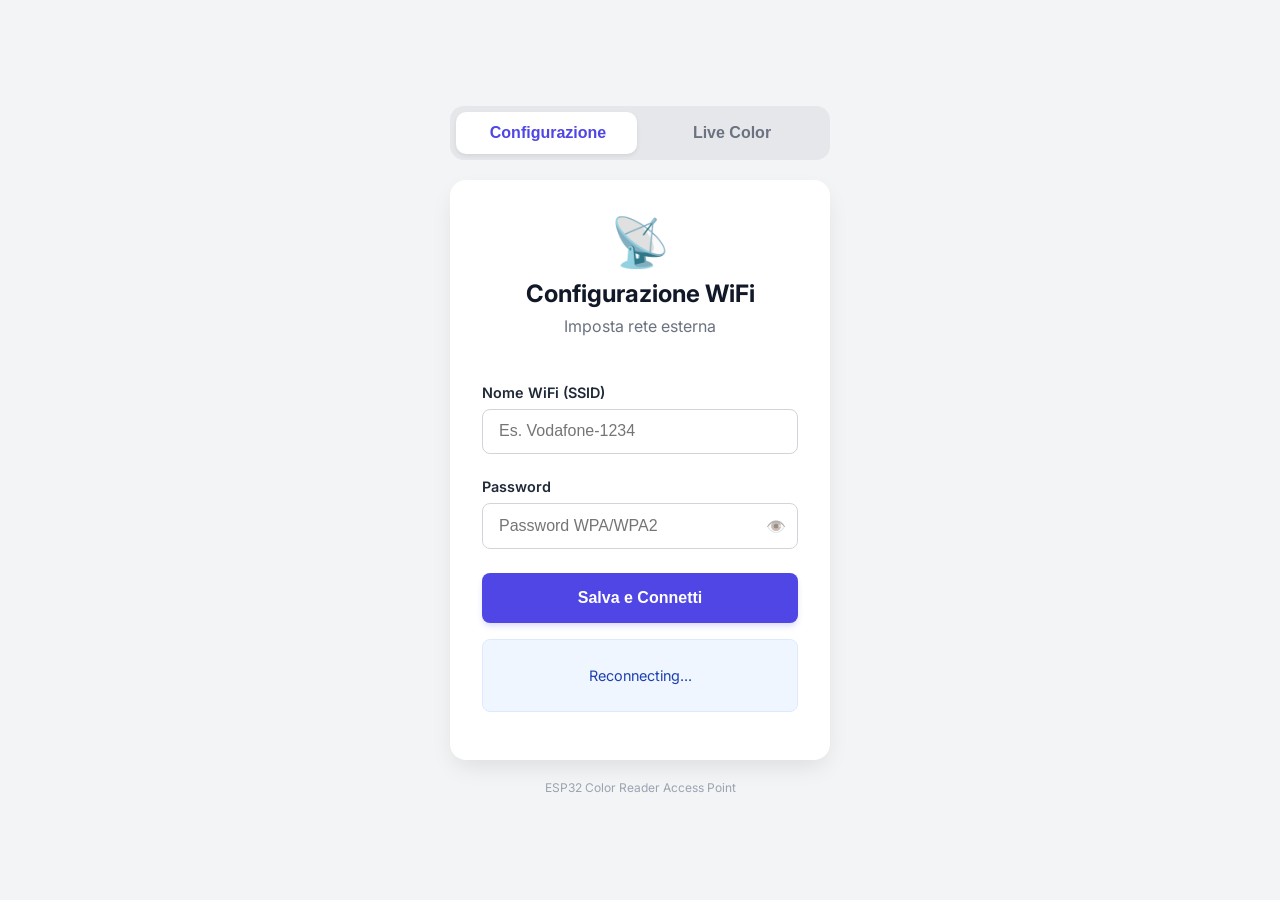
<file: data/esp32_webapp/index.html>
<!DOCTYPE html>
<html lang="it">
<head>
    <meta charset="UTF-8">
    <!-- Viewport ottimizzato per bloccare lo zoom out -->
    <meta name="viewport" content="width=device-width, initial-scale=1.0, maximum-scale=1.0, user-scalable=no, viewport-fit=cover">
    <title>Color Reader Access Point</title>
    
    <!-- TRUCCO CACHE: ?v=2 costringe il browser a scaricare il nuovo stile -->
    <link rel="stylesheet" href="style.css?v=2">
    <link href="https://fonts.googleapis.com/css2?family=Inter:wght@400;600&display=swap" rel="stylesheet">
</head>
<body>
    <div class="main-container">
        
        <!-- NAVIGAZIONE TAB -->
        <div class="tabs" data-active="config">
            <div class="glider"></div>
            <button class="tab-btn active" onclick="openTab('config')">Configurazione</button>
            <button class="tab-btn" onclick="openTab('color')">Live Color</button>
        </div>

        <div class="card">
            
            <!-- SCHEDA 1: CONFIGURAZIONE -->
            <div id="tab-config" class="tab-content">
                <div class="header">
                    <div class="icon">📡</div>
                    <h1>Configurazione WiFi</h1>
                    <p>Imposta rete esterna</p>
                </div>
                
                <form id="wifiForm" onsubmit="return false;">
                    <div class="input-group">
                        <label for="ssid">Nome WiFi (SSID)</label>
                        <input type="text" id="ssid" placeholder="Es. Vodafone-1234" required>
                    </div>

                    <div class="input-group">
                        <label for="psw">Password</label>
                        <div class="input-wrapper">
                            <input type="password" id="psw" placeholder="Password WPA/WPA2" required>
                            <span class="toggle-psw" onclick="togglePassword()">👁️</span>
                        </div>
                    </div>

                    <div class="btn-container">
                        <button id="saveBtn" type="button">Salva e Connetti</button>
                    </div>
                </form>

                <div id="status-box" class="hidden">
                    <p id="status-text"></p>
                    <div class="loader" id="loader"></div>
                </div>
            </div>

            <!-- SCHEDA 2: COLORE -->
            <div id="tab-color" class="tab-content" style="display:none;">
                <div class="header">
                    <div class="icon">🎨</div>
                    <h1>Rilevatore Colore</h1>
                    <p>Lettura in tempo reale</p>
                </div>

                <div class="color-display-container">
                    <div id="color-box" class="color-box"></div>
                    <div class="rgb-values">
                        <div class="rgb-row"><span class="lbl">R:</span> <span id="val-r">--</span></div>
                        <div class="rgb-row"><span class="lbl">G:</span> <span id="val-g">--</span></div>
                        <div class="rgb-row"><span class="lbl">B:</span> <span id="val-b">--</span></div>
                    </div>
                </div>

                <div class="color-name-box">
                    <h2 id="color-name">In attesa...</h2>
                </div>
            </div>

        </div> <!-- Fine Card -->

        <div class="footer">
           ESP32 Color Reader Access Point
        </div>
    </div>
    
    <!-- TRUCCO CACHE anche qui -->
    <script src="script.js?v=99"></script>
</body>
</html>
</file>
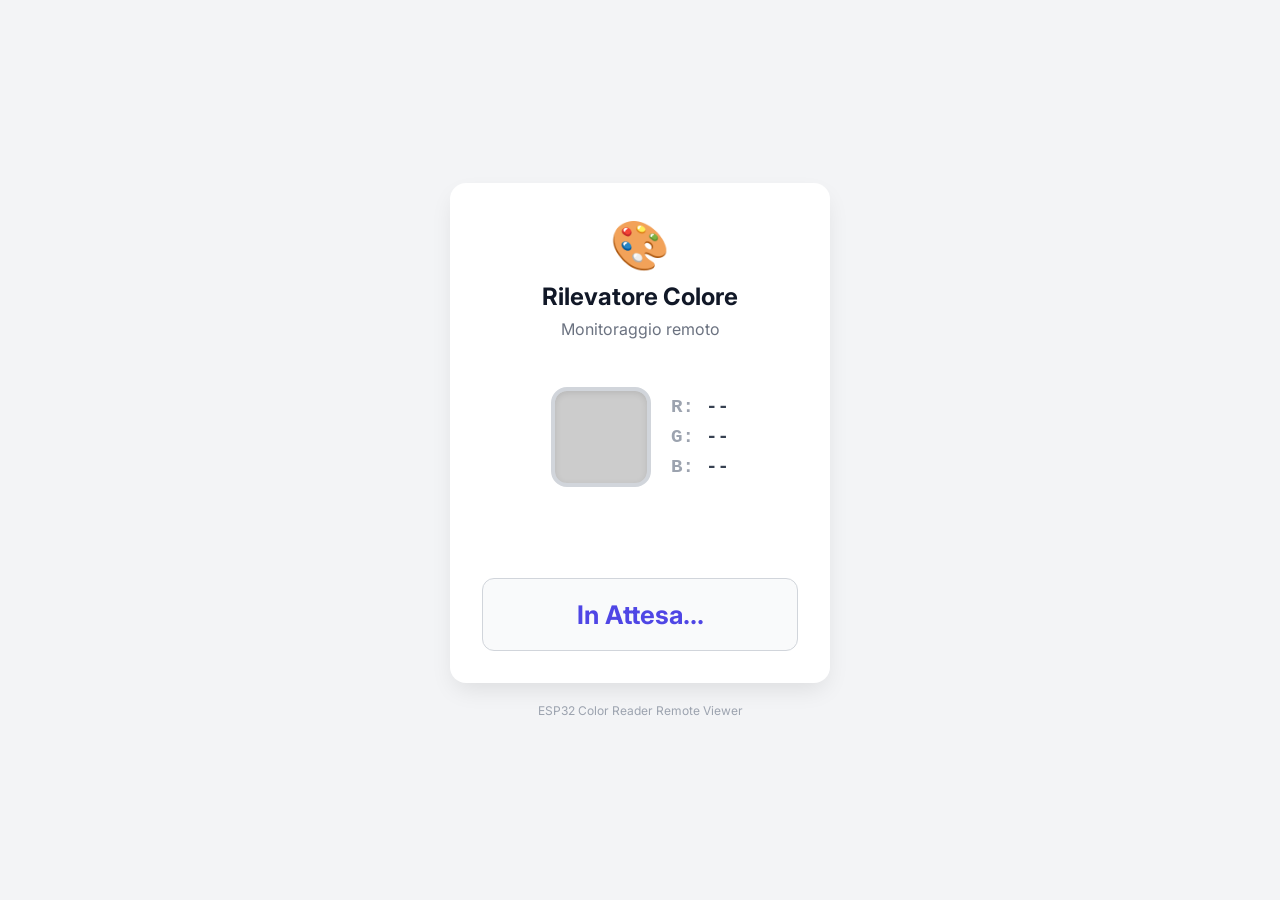
<file: data/external_webapp/index.html>
<!DOCTYPE html>
<html lang="it">
<head>
    <meta charset="UTF-8">
    <meta name="viewport" content="width=device-width, initial-scale=1.0, maximum-scale=1.0, user-scalable=no, viewport-fit=cover">
    <title>Color Reader</title>
    <!-- Link al CSS nella stessa cartella -->
    <link rel="stylesheet" href="style.css?v=1">
    <link href="https://fonts.googleapis.com/css2?family=Inter:wght@400;600&display=swap" rel="stylesheet">
</head>
<body>
    <div class="main-container">
        
        <div class="card">
            <div class="header">
                <div class="icon">🎨</div>
                <h1>Rilevatore Colore</h1>
                <p>Monitoraggio remoto</p>
            </div>

            <!-- Sezione Colore (Sempre visibile) -->
            <div class="color-display-container">
                <div id="color-box" class="color-box"></div>
                
                <div class="rgb-values">
                    <div class="rgb-row"><span class="lbl">R:</span> <span id="val-r">--</span></div>
                    <div class="rgb-row"><span class="lbl">G:</span> <span id="val-g">--</span></div>
                    <div class="rgb-row"><span class="lbl">B:</span> <span id="val-b">--</span></div>
                </div>
            </div>

            <div class="color-name-box">
                <h2 id="color-name">In attesa...</h2>
            </div>

        </div>

        <div class="footer">
            ESP32 Color Reader Remote Viewer
        </div>
    </div>
    
    <script src="script.js?v=99"></script>
</body>
</html>
</file>
<file: data/esp32_webapp/style.css>
:root {
    --primary: #4f46e5;
    --primary-hover: #4338ca;
    --bg-color: #f3f4f6;
    --text-color: #1f2937;
    --card-bg: #ffffff;
    --border-color: #d1d5db;
}

* { box-sizing: border-box; }

body {
    font-family: 'Inter', sans-serif;
    background-color: var(--bg-color);
    margin: 0;
    display: flex;
    justify-content: center;
    align-items: center;
    min-height: 100vh;
    color: var(--text-color);
    -webkit-user-select: none;
    -moz-user-select: none;
    user-select: none;
    cursor: default;
    touch-action: manipulation;
}

.main-container {
    width: 100%;
    padding: 20px;
    display: flex;
    flex-direction: column;
    align-items: center;
}

/* --- TABS --- */
.tabs {
    display: flex;
    width: 380px;
    margin-bottom: 20px;
    background: #e5e7eb;
    border-radius: 14px;
    padding: 6px;
    position: relative;
}

.glider {
    position: absolute; top: 6px; bottom: 6px; left: 6px;
    width: calc(50% - 9px); background: white; border-radius: 10px;
    box-shadow: 0 2px 4px rgba(0,0,0,0.08);
    transition: transform 0.3s cubic-bezier(0.4, 0.0, 0.2, 1); z-index: 1;
}

.tabs[data-active="config"] .glider { transform: translateX(0%); }
.tabs[data-active="color"] .glider { transform: translateX(calc(100% + 6px)); }

.tab-btn {
    flex: 1; padding: 12px; border: none; background: transparent; cursor: pointer;
    border-radius: 10px; font-weight: 600; color: #6b7280; font-size: 1rem;
    position: relative; z-index: 2; transition: color 0.3s;
    -webkit-tap-highlight-color: transparent; outline: none;
}
.tab-btn.active { color: var(--primary); }

/* --- CARD DESKTOP --- */
.card {
    background: var(--card-bg);
    width: 380px;
    height: 580px;
    padding: 2rem;
    border-radius: 16px;
    box-shadow: 0 10px 25px -5px rgba(0, 0, 0, 0.1);
    display: flex; flex-direction: column;
    overflow-y: auto;
}
.card::-webkit-scrollbar { width: 0; background: transparent; }

.tab-content { flex: 1; display: flex; flex-direction: column; }

/* --- UI Elements --- */
.color-display-container {
    display: flex; align-items: center; gap: 20px;
    margin-bottom: 30px; justify-content: center; margin-top: 30px;
}
.color-box {
    width: 100px; height: 100px; border-radius: 16px;
    background-color: #ccc; border: 4px solid var(--border-color);
    box-shadow: inset 0 2px 6px rgba(0,0,0,0.1); transition: background-color 0.3s ease;
}
.rgb-values {
    display: flex; flex-direction: column; gap: 8px;
    font-family: 'Courier New', monospace; font-size: 1.2rem;
    font-weight: bold; color: #374151;
}
.rgb-row { display: flex; align-items: center; gap: 10px; }
.lbl { color: #9ca3af; width: 25px; }

.color-name-box {
    text-align: center; background: #f9fafb; padding: 20px;
    border-radius: 12px; border: 1px solid var(--border-color);
    margin-top: auto; margin-bottom: 10px;
}
.color-name-box h2 { margin: 0; color: var(--primary); font-size: 1.6rem; text-transform: capitalize; }

.header { text-align: center; margin-bottom: 2rem; }
.icon { font-size: 3rem; margin-bottom: 0.5rem; }
.header h1 { font-size: 1.5rem; margin: 0; color: #111827; }
.header p { color: #6b7280; margin-top: 0.5rem; }

.input-group { margin-bottom: 1.5rem; }
.input-group label { display: block; margin-bottom: 0.5rem; font-weight: 600; font-size: 0.9rem; }
.input-wrapper { position: relative; width: 100%; }
.input-group input { 
    width: 100%; padding: 0.8rem 1rem; padding-right: 40px; 
    border: 1px solid var(--border-color); border-radius: 8px; font-size: 1rem;
    -webkit-user-select: text; user-select: text; cursor: text;
}
.input-group input:focus { outline: none; border-color: var(--primary); box-shadow: 0 0 0 3px rgba(79, 70, 229, 0.1); }
.toggle-psw { 
    position: absolute; right: 12px; top: 50%; 
    transform: translateY(-50%); cursor: pointer; opacity: 0.5; 
}

.btn-container { margin-top: auto; }
button#saveBtn {
    width: 100%; background-color: var(--primary); color: white;
    padding: 1rem; border: none; border-radius: 8px;
    font-size: 1rem; font-weight: 600; cursor: pointer;
    box-shadow: 0 4px 6px -1px rgba(79, 70, 229, 0.2);
}
button#saveBtn:active { transform: scale(0.98); }
button#saveBtn:disabled { background-color: #9ca3af; box-shadow: none; }

#status-box { margin-top: 1rem; padding: 0.8rem; border-radius: 8px; text-align: center; font-size: 0.9rem; }
.hidden { display: none !important; }
.status-loading { background-color: #eff6ff; color: #1e40af; border: 1px solid #dbeafe; }
.status-success { background-color: #ecfdf5; color: #065f46; border: 1px solid #d1fae5; }
.status-error { background-color: #fef2f2; color: #991b1b; border: 1px solid #fee2e2; }
.loader { border: 3px solid #f3f3f3; border-top: 3px solid var(--primary); border-radius: 50%; width: 20px; height: 20px; animation: spin 1s linear infinite; display: none; margin: 10px auto; }
@keyframes spin { 0% { transform: rotate(0deg); } 100% { transform: rotate(360deg); } }
.footer { margin-top: 20px; font-size: 0.75rem; color: #9ca3af; text-align: center; }

/* -------------------------------------------------------- */
/* MEDIA QUERY AGGRESSIVA PER MOBILE (Tutti i telefoni)     */
/* -------------------------------------------------------- */
/* Aumentato a 850px per prendere anche tablet piccoli e telefoni in orizzontale */
@media (max-width: 850px) {
    body {
        background-color: #fff; 
        align-items: flex-start; 
        padding-top: 0;
    }

    .main-container {
        padding: 0; 
        height: 100vh;
        width: 100vw; /* Forza larghezza viewport */
    }

    .tabs {
        width: 94%; /* Quasi tutta la larghezza */
        margin: 15px auto; 
    }

    .card {
        width: 100%;
        min-height: calc(100vh - 80px); /* Riempie lo schermo verticalmente */
        border-radius: 0; 
        box-shadow: none;
        padding: 25px; /* Più spazio interno */
        height: auto;
    }

    /* Testi più grandi per leggibilità */
    .header h1 { font-size: 1.8rem; }
    .header p { font-size: 1.1rem; }
    .input-group label { font-size: 1rem; }

    .input-group input {
        padding: 18px; /* Input molto comodi */
        font-size: 1.2rem;
    }

    button#saveBtn {
        padding: 1.4rem; 
        font-size: 1.2rem;
        margin-bottom: 30px;
    }

    /* Layout Colore Mobile */
    .color-display-container {
        flex-direction: column;
        gap: 20px;
        margin-top: 40px;
    }

    .color-box {
        width: 160px;
        height: 160px;
    }

    .rgb-values {
        flex-direction: row;
        gap: 25px;
        font-size: 1.4rem;
    }
}
</file>
<file: data/external_webapp/style.css>
:root {
    --primary: #4f46e5;
    --bg-color: #f3f4f6;
    --text-color: #1f2937;
    --card-bg: #ffffff;
    --border-color: #d1d5db;
}

* { box-sizing: border-box; }

body {
    font-family: 'Inter', sans-serif;
    background-color: var(--bg-color);
    margin: 0;
    display: flex;
    justify-content: center;
    align-items: center;
    min-height: 100vh;
    color: var(--text-color);
    
    -webkit-user-select: none;
    -moz-user-select: none;
    user-select: none;
    cursor: default;
    touch-action: manipulation;
}

.main-container {
    width: 100%;
    padding: 20px;
    display: flex;
    flex-direction: column;
    align-items: center;
}

/* --- CARD PRINCIPALE --- */
.card {
    background: var(--card-bg);
    width: 380px;
    /* Altezza fissa ridotta dato che c'è meno contenuto */
    height: 500px; 
    padding: 2rem;
    border-radius: 16px;
    box-shadow: 0 10px 25px -5px rgba(0, 0, 0, 0.1);
    display: flex;
    flex-direction: column;
    justify-content: center; /* Centra verticalmente il contenuto */
    position: relative;
}

/* --- UI Elements --- */
.header { text-align: center; margin-bottom: 2rem; }
.icon { font-size: 3rem; margin-bottom: 0.5rem; }
.header h1 { font-size: 1.5rem; margin: 0; color: #111827; }
.header p { color: #6b7280; margin-top: 0.5rem; }

.color-display-container {
    display: flex;
    align-items: center;
    gap: 20px;
    margin-bottom: 30px;
    justify-content: center;
}

.color-box {
    width: 100px;
    height: 100px;
    border-radius: 16px;
    background-color: #ccc;
    border: 4px solid var(--border-color);
    box-shadow: inset 0 2px 6px rgba(0,0,0,0.1);
    transition: background-color 0.3s ease;
}

.rgb-values {
    display: flex;
    flex-direction: column;
    gap: 8px;
    font-family: 'Courier New', monospace;
    font-size: 1.2rem;
    font-weight: bold;
    color: #374151;
}

.rgb-row { display: flex; align-items: center; gap: 10px; }
.lbl { color: #9ca3af; width: 25px; }

.color-name-box {
    text-align: center;
    background: #f9fafb;
    padding: 20px;
    border-radius: 12px;
    border: 1px solid var(--border-color);
    margin-top: auto; /* Spinge in basso se c'è spazio */
}

.color-name-box h2 {
    margin: 0;
    color: var(--primary);
    font-size: 1.6rem;
    text-transform: capitalize;
}

.footer { margin-top: 20px; font-size: 0.75rem; color: #9ca3af; text-align: center; }

/* -------------------------------------------------------- */
/* MEDIA QUERY MOBILE (Aggressiva)                          */
/* -------------------------------------------------------- */
@media (max-width: 768px) {
    body {
        background-color: #fff;
        align-items: flex-start;
        padding-top: 0;
    }

    .main-container {
        padding: 0;
        height: 100vh;
        width: 100vw;
    }

    .card {
        width: 100%;
        height: 100vh; /* Occupa tutto lo schermo */
        min-height: 100vh;
        border-radius: 0;
        box-shadow: none;
        padding: 25px;
        justify-content: flex-start; /* Su mobile allinea in alto */
        padding-top: 40px;
    }

    .header h1 { font-size: 2rem; }
    .header p { font-size: 1.2rem; }

    /* Layout Colore Mobile Gigante */
    .color-display-container {
        flex-direction: column;
        gap: 30px;
        margin-top: 50px;
        margin-bottom: 50px;
    }

    .color-box {
        width: 180px;
        height: 180px;
        border-width: 6px;
    }

    .rgb-values {
        flex-direction: row;
        gap: 30px;
        font-size: 1.5rem;
    }
    
    .color-name-box {
        padding: 30px;
        margin-bottom: 40px;
    }
    
    .color-name-box h2 { font-size: 2.2rem; }
}
</file>
